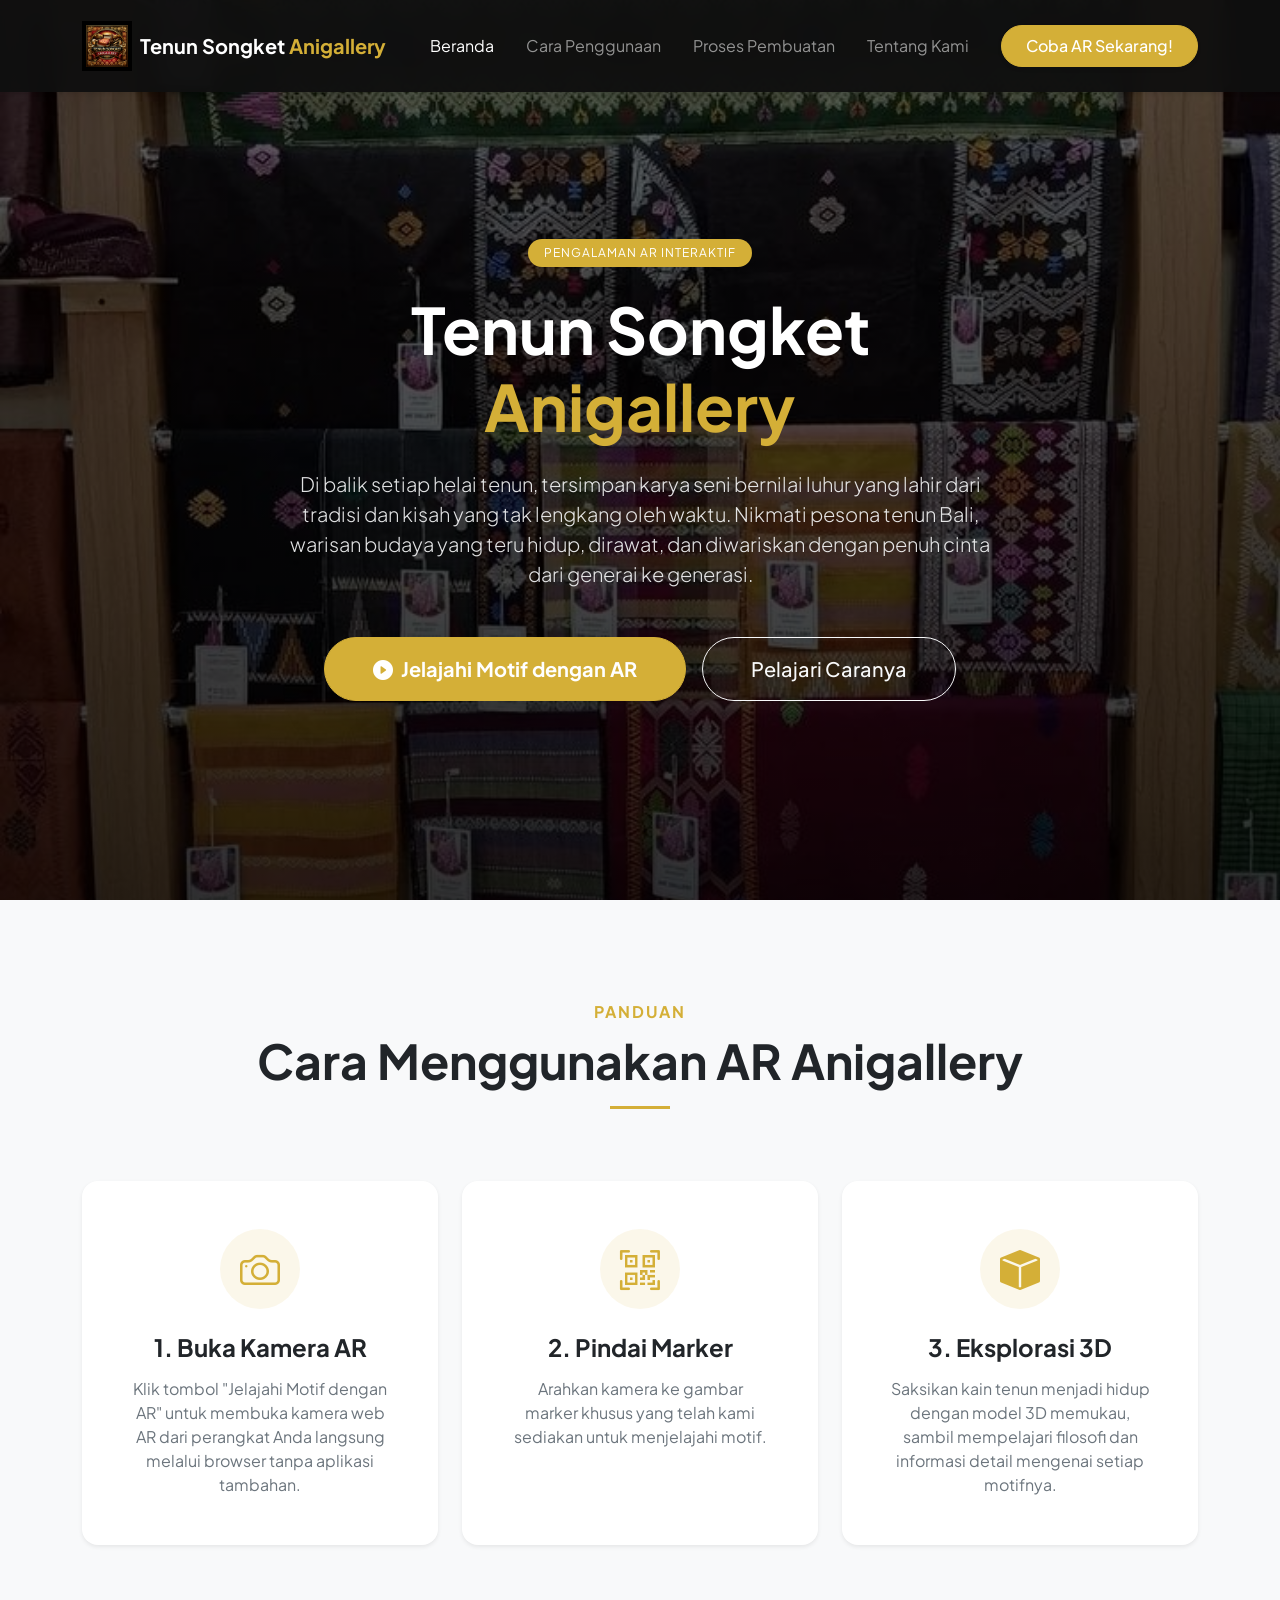
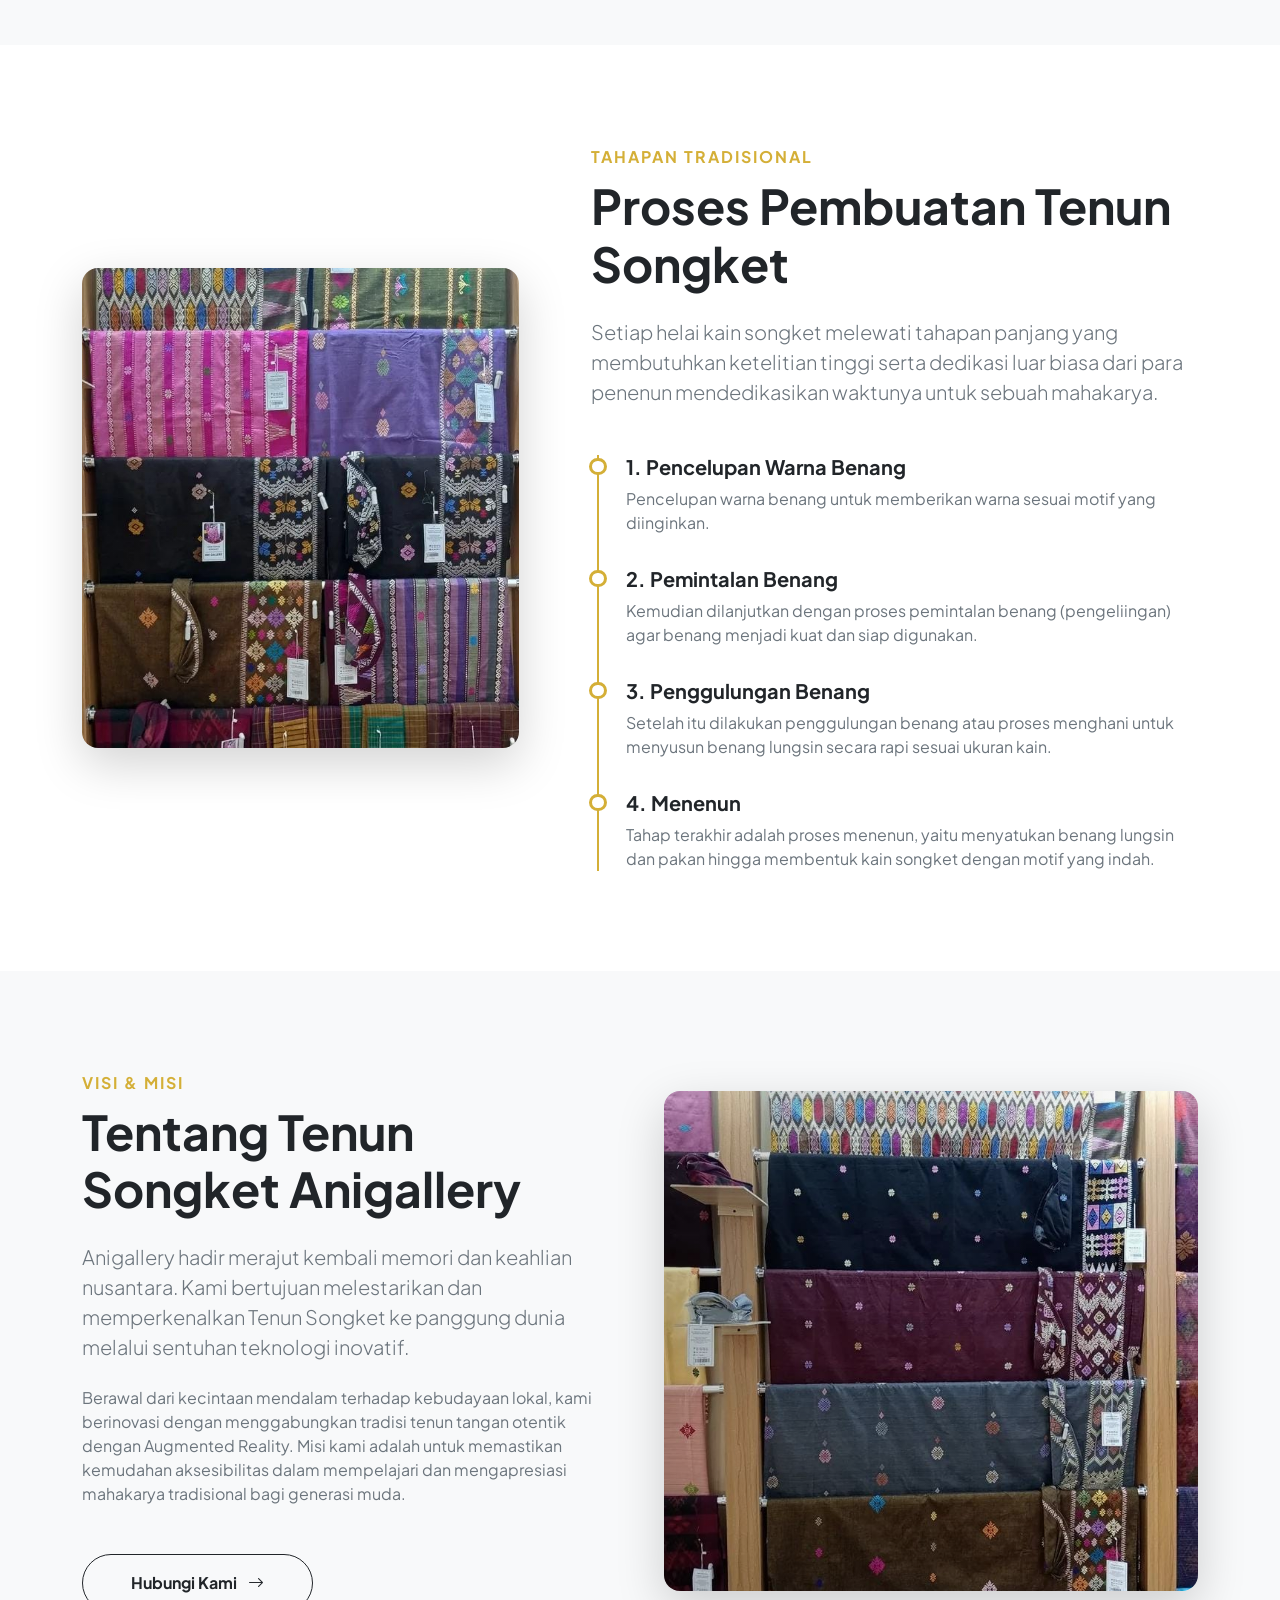
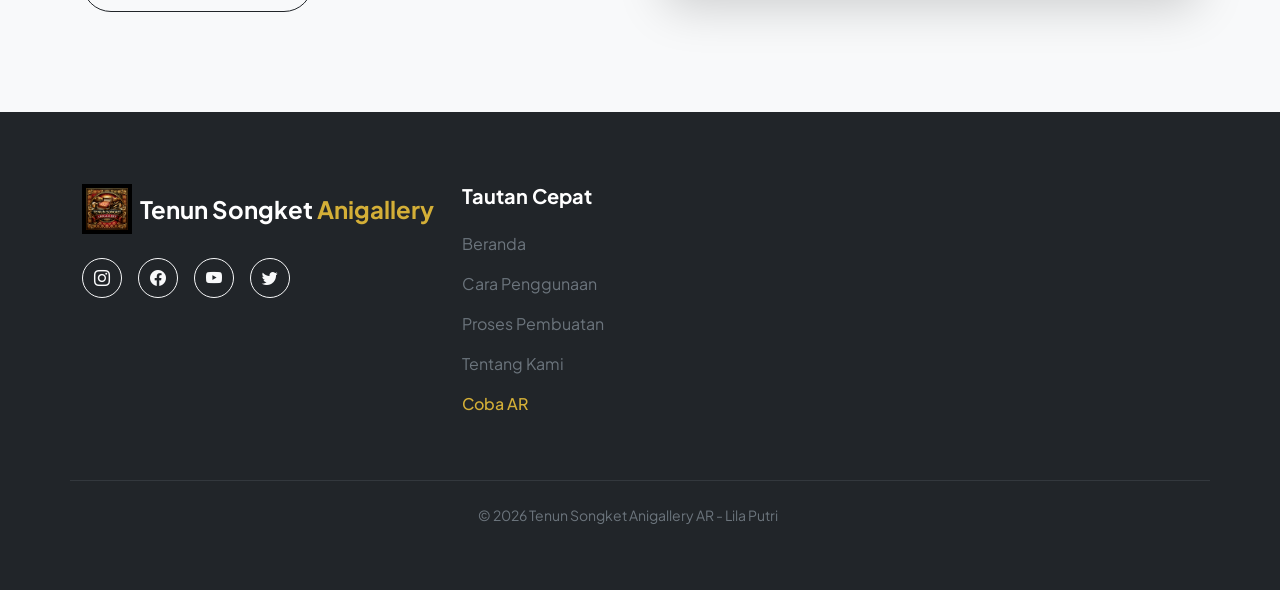
<file: index.html>
<!DOCTYPE html>
<html lang="id">

<head>
    <meta charset="UTF-8">
    <meta name="viewport" content="width=device-width, initial-scale=1.0">
    <title>Tenun Songket Anigallery - Eksplorasi AR</title>
    <link href="https://cdn.jsdelivr.net/npm/bootstrap@5.3.0/dist/css/bootstrap.min.css" rel="stylesheet">
    <link href="https://fonts.googleapis.com/css2?family=Plus+Jakarta+Sans:wght@400;500;600;700&display=swap"
        rel="stylesheet">
    <link rel="stylesheet" href="style.css">
</head>

<body>

    <nav class="navbar navbar-expand-lg navbar-dark navbar-custom fixed-top shadow-sm py-3">
        <div class="container">
            <a class="navbar-brand d-flex align-items-center" href="#home">
                <img src="asset/img/logo.png" alt="Logo" height="50" class="me-2">
                <span class="fw-bold">Tenun Songket <span class="text-gold">Anigallery</span></span>
            </a>
            <button class="navbar-toggler border-0" type="button" data-bs-toggle="collapse" data-bs-target="#navbarNav"
                aria-controls="navbarNav" aria-expanded="false" aria-label="Toggle navigation">
                <span class="navbar-toggler-icon"></span>
            </button>
            <div class="collapse navbar-collapse" id="navbarNav">
                <ul class="navbar-nav ms-auto align-items-center">
                    <li class="nav-item">
                        <a class="nav-link active px-3" aria-current="page" href="#home">Beranda</a>
                    </li>
                    <li class="nav-item">
                        <a class="nav-link px-3" href="#how-to-use-ar">Cara Penggunaan</a>
                    </li>
                    <li class="nav-item">
                        <a class="nav-link px-3" href="#proses-pembuatan">Proses Pembuatan</a>
                    </li>
                    <li class="nav-item">
                        <a class="nav-link px-3" href="#about">Tentang Kami</a>
                    </li>
                    <li class="nav-item ms-lg-3 mt-3 mt-lg-0">
                        <a class="btn bg-gold text-white px-4 py-2 rounded-pill fw-medium shadow-sm" href="ar.html">Coba
                            AR Sekarang!</a>
                    </li>
                </ul>
            </div>
        </div>
    </nav>

    <!-- Hero Section -->
    <header id="home" class="hero-custom d-flex align-items-center position-relative">
        <div class="container text-center text-white">
            <div class="row justify-content-center">
                <div class="col-lg-9 animate__animated animate__fadeInUp">
                    <span class="badge bg-gold text-white rounded-pill px-3 py-2 mb-4 fw-normal"
                        style="letter-spacing: 1px;">PENGALAMAN AR INTERAKTIF</span>
                    <h1 class="display-3 fw-bold mb-4" style="line-height: 1.2;">Tenun Songket <br><span
                            class="text-gold">Anigallery</span></h1>
                    <p class="lead mb-5 px-xl-5 text-light" style="opacity: 0.9;">Di balik setiap helai tenun, tersimpan
                        karya seni bernilai luhur yang lahir dari tradisi dan kisah yang tak lengkang oleh waktu.
                        Nikmati pesona tenun Bali, warisan budaya yang teru hidup, dirawat, dan diwariskan dengan penuh
                        cinta dari generai ke generasi.</p>
                    <div class="d-flex flex-column flex-sm-row justify-content-center gap-3">
                        <a href="ar.html"
                            class="btn btn-lg bg-gold text-white px-5 py-3 rounded-pill fw-bold animate__animated animate__pulse animate__infinite shadow-lg d-flex align-items-center justify-content-center">
                            <i class="bi bi-play-circle-fill me-2 fs-5"></i> Jelajahi Motif dengan AR
                        </a>
                        <a href="#how-to-use-ar"
                            class="btn btn-lg btn-outline-light px-5 py-3 rounded-pill fw-medium d-flex align-items-center justify-content-center">
                            Pelajari Caranya
                        </a>
                    </div>
                </div>
            </div>
        </div>
    </header>

    <!-- Cara Penggunaan AR -->
    <section id="how-to-use-ar" class="section-padding bg-light">
        <div class="container">
            <div class="text-center mb-5 animate__animated animate__fadeInUp">
                <span class="text-gold fw-bold text-uppercase" style="letter-spacing: 2px;">Panduan</span>
                <h2 class="display-5 fw-bold mt-2 mb-3">Cara Menggunakan AR Anigallery</h2>
                <div style="width: 60px; height: 3px; background-color: #d4af37; margin: 0 auto;"></div>
            </div>

            <div class="row text-center g-4 mt-4">
                <div class="col-md-4 animate__animated animate__fadeInUp animate__delay-1s">
                    <div class="card h-100 border-0 shadow-sm p-5 hover-effect rounded-4">
                        <div class="card-icon-wrapper mb-4">
                            <i class="bi bi-camera fs-1 text-gold"></i>
                        </div>
                        <h4 class="card-title fw-bold mb-3">1. Buka Kamera AR</h4>
                        <p class="card-text text-secondary">Klik tombol "Jelajahi Motif dengan AR" untuk membuka kamera
                            web AR dari perangkat Anda langsung melalui browser tanpa aplikasi tambahan.</p>
                    </div>
                </div>
                <div class="col-md-4 animate__animated animate__fadeInUp animate__delay-2s">
                    <div class="card h-100 border-0 shadow-sm p-5 hover-effect rounded-4">
                        <div class="card-icon-wrapper mb-4">
                            <i class="bi bi-qr-code-scan fs-1 text-gold"></i>
                        </div>
                        <h4 class="card-title fw-bold mb-3">2. Pindai Marker</h4>
                        <p class="card-text text-secondary">Arahkan kamera ke gambar marker khusus yang telah kami
                            sediakan untuk menjelajahi motif.</p>
                    </div>
                </div>
                <div class="col-md-4 animate__animated animate__fadeInUp animate__delay-3s">
                    <div class="card h-100 border-0 shadow-sm p-5 hover-effect rounded-4">
                        <div class="card-icon-wrapper mb-4">
                            <i class="bi bi-box-fill fs-1 text-gold"></i>
                        </div>
                        <h4 class="card-title fw-bold mb-3">3. Eksplorasi 3D</h4>
                        <p class="card-text text-secondary">Saksikan kain tenun menjadi hidup dengan model 3D memukau,
                            sambil mempelajari filosofi dan informasi detail mengenai setiap motifnya.</p>
                    </div>
                </div>
            </div>
        </div>
    </section>

    <!-- Proses Pembuatan Tenun Songket -->
    <section id="proses-pembuatan" class="section-padding">
        <div class="container">
            <div class="row align-items-center g-5">
                <div class="col-lg-5 animate__animated animate__fadeInLeft">
                    <div class="position-relative">
                        <img src="asset/img/gamabar1.jpg" class="img-fluid rounded-4 shadow-lg feature-img"
                            alt="Proses Pembuatan Tenun" style="object-fit: cover; height: 100%; min-height: 480px;">
                        <div class="position-absolute top-0 start-0 w-100 h-100 rounded-4"
                            style="background: linear-gradient(to right, rgba(0,0,0,0.1), transparent);"></div>
                    </div>
                </div>
                <div class="col-lg-7 ps-lg-5 animate__animated animate__fadeInRight">
                    <span class="text-gold fw-bold text-uppercase" style="letter-spacing: 2px;">Tahapan Tradisional</span>
                    <h2 class="display-5 fw-bold mt-2 mb-4">Proses Pembuatan Tenun Songket</h2>
                    <p class="lead text-secondary mb-5">Setiap helai kain songket melewati tahapan panjang yang membutuhkan ketelitian tinggi serta dedikasi luar biasa dari para penenun mendedikasikan waktunya untuk sebuah mahakarya.</p>

                    <div class="timeline">
                        <div class="timeline-item">
                            <h5 class="fw-bold mb-2 text-dark">1. Pencelupan Warna Benang</h5>
                            <p class="text-secondary mb-0">Pencelupan warna benang untuk memberikan warna sesuai motif yang diinginkan.</p>
                        </div>
                        <div class="timeline-item">
                            <h5 class="fw-bold mb-2 text-dark">2. Pemintalan Benang</h5>
                            <p class="text-secondary mb-0">Kemudian dilanjutkan dengan proses pemintalan benang (pengeliingan) agar benang menjadi kuat dan siap digunakan.</p>
                        </div>
                        <div class="timeline-item">
                            <h5 class="fw-bold mb-2 text-dark">3. Penggulungan Benang</h5>
                            <p class="text-secondary mb-0">Setelah itu dilakukan penggulungan benang atau proses menghani untuk menyusun benang lungsin secara rapi sesuai ukuran kain.</p>
                        </div>
                        <div class="timeline-item">
                            <h5 class="fw-bold mb-2 text-dark">4. Menenun</h5>
                            <p class="text-secondary mb-0">Tahap terakhir adalah proses menenun, yaitu menyatukan benang lungsin dan pakan hingga membentuk kain songket dengan motif yang indah.</p>
                        </div>
                    </div>
                </div>
            </div>
        </div>
    </section>

    <!-- Tentang Tenun Songket Anigallery -->
    <section id="about" class="section-padding bg-light">
        <div class="container">
            <div class="row align-items-center flex-row-reverse g-5">
                <div class="col-lg-6 animate__animated animate__fadeInRight">
                    <div class="position-relative">
                        <img src="asset/img/gambar2.jpg" class="img-fluid rounded-4 shadow-lg feature-img"
                            alt="Tentang Anigallery">
                        <div class="position-absolute top-0 start-0 w-100 h-100 rounded-4"
                            style="background: linear-gradient(to right, rgba(0,0,0,0.2), transparent);"></div>
                    </div>
                </div>
                <div class="col-lg-6 pe-lg-5 animate__animated animate__fadeInLeft">
                    <span class="text-gold fw-bold text-uppercase" style="letter-spacing: 2px;">Visi & Misi</span>
                    <h2 class="display-5 fw-bold mt-2 mb-4">Tentang Tenun Songket Anigallery</h2>
                    <p class="lead text-secondary mb-4">Anigallery hadir merajut kembali memori dan keahlian nusantara.
                        Kami bertujuan melestarikan dan memperkenalkan Tenun Songket ke panggung dunia melalui sentuhan
                        teknologi inovatif.</p>
                    <p class="text-secondary mb-5">Berawal dari kecintaan mendalam terhadap kebudayaan lokal, kami
                        berinovasi dengan menggabungkan tradisi tenun tangan otentik dengan Augmented Reality. Misi kami
                        adalah untuk memastikan kemudahan aksesibilitas dalam mempelajari dan mengapresiasi mahakarya
                        tradisional bagi generasi muda.</p>
                    <a href="#" class="btn btn-outline-dark px-5 py-3 rounded-pill fw-bold">Hubungi Kami <i
                            class="bi bi-arrow-right ms-2"></i></a>
                </div>
            </div>
        </div>
    </section>

    <!-- Footer -->
    <footer class="bg-dark text-white pt-5 pb-3">
        <div class="container pt-4">
            <div class="row mb-5 g-4">
                <div class="col-lg-4 col-md-6 mb-4 mb-md-0 pe-lg-5">
                    <a class="navbar-brand d-flex align-items-center mb-4" href="#home">
                        <img src="asset/img/logo.png" alt="Logo" height="50" class="me-2">
                        <span class="fw-bold fs-4">Tenun Songket <span class="text-gold">Anigallery</span></span>
                    </a>
                    <div class="d-flex gap-3">
                        <a href="#"
                            class="btn btn-outline-light rounded-circle d-flex align-items-center justify-content-center"
                            style="width: 40px; height: 40px;"><i class="bi bi-instagram"></i></a>
                        <a href="#"
                            class="btn btn-outline-light rounded-circle d-flex align-items-center justify-content-center"
                            style="width: 40px; height: 40px;"><i class="bi bi-facebook"></i></a>
                        <a href="#"
                            class="btn btn-outline-light rounded-circle d-flex align-items-center justify-content-center"
                            style="width: 40px; height: 40px;"><i class="bi bi-youtube"></i></a>
                        <a href="#"
                            class="btn btn-outline-light rounded-circle d-flex align-items-center justify-content-center"
                            style="width: 40px; height: 40px;"><i class="bi bi-twitter"></i></a>
                    </div>
                </div>

                <div class="col-lg-2 col-md-6 mb-4 mb-md-0">
                    <h5 class="fw-bold mb-4 text-white">Tautan Cepat</h5>
                    <ul class="list-unstyled">
                        <li class="mb-3"><a href="#home"
                                class="text-secondary text-decoration-none hover-link">Beranda</a></li>
                        <li class="mb-3"><a href="#how-to-use-ar"
                                class="text-secondary text-decoration-none hover-link">Cara Penggunaan</a></li>
                        <li class="mb-3"><a href="#proses-pembuatan"
                                class="text-secondary text-decoration-none hover-link">Proses Pembuatan</a></li>
                        <li class="mb-3"><a href="#about" class="text-secondary text-decoration-none hover-link">Tentang
                                Kami</a></li>
                        <li class="mb-3"><a href="ar.html"
                                class="text-gold text-decoration-none hover-link fw-medium">Coba AR</a></li>
                    </ul>
                </div>
                <hr class="border-secondary mt-5 mb-4">

                <div class="row align-items-center">
                    <div class="col-md-12 text-center">
                        <p class="mb-0 text-secondary small">&copy; 2026 Tenun Songket Anigallery AR - Lila Putri</p>
                    </div>
                </div>
            </div>
    </footer>

    <script src="main.js"></script>

    <script src="https://cdn.jsdelivr.net/npm/@popperjs/core@2.11.7/dist/umd/popper.min.js"></script>
    <script src="https://cdn.jsdelivr.net/npm/bootstrap@5.3.0/dist/js/bootstrap.min.js"></script>
    <link rel="stylesheet" href="https://cdn.jsdelivr.net/npm/bootstrap-icons@1.10.5/font/bootstrap-icons.css">
    <link rel="stylesheet" href="https://cdnjs.cloudflare.com/ajax/libs/animate.css/4.1.1/animate.min.css" />
</body>

</html>
</file>
<file: style.css>
@import url('https://fonts.googleapis.com/css2?family=Plus+Jakarta+Sans:wght@400;500;600;700&display=swap');

body {
    font-family: 'Plus Jakarta Sans', sans-serif;
    overflow-x: hidden;
}

html {
    font-size: 14px;
}

@media (min-width: 768px) {
    html {
        font-size: 16px;
    }
}

.hero-custom {
    min-height: 100vh;
    background: linear-gradient(rgba(0, 0, 0, 0.6), rgba(0, 0, 0, 0.8)), url('asset/img/hero.jpg') no-repeat center center/cover;
    padding-top: 80px; 
    padding-bottom: 40px;
}

.text-gold {
    color: #d4af37 !important;
}

.bg-gold {
    background-color: #d4af37 !important;
    border-color: #d4af37 !important;
}

.bg-gold:hover {
    background-color: #b5952f !important;
    border-color: #b5952f !important;
}

.hover-effect {
    transition: transform 0.3s ease, box-shadow 0.3s ease;
    border-radius: 1rem;
}

.hover-effect:hover {
    transform: translateY(-8px);
    box-shadow: 0 15px 30px rgba(0, 0, 0, 0.1) !important;
}

.hover-link {
    transition: color 0.3s ease;
}

.hover-link:hover {
    color: #d4af37 !important;
}

.card-icon-wrapper {
    width: 60px;
    height: 60px;
    border-radius: 50%;
    background-color: rgba(212, 175, 55, 0.1);
    display: flex;
    align-items: center;
    justify-content: center;
    margin: 0 auto;
}

.navbar-custom {
    background-color: rgba(15, 15, 15, 0.95) !important;
    backdrop-filter: blur(10px);
    transition: background-color 0.3s ease, padding 0.3s ease;
}

/* Feature Images */
.feature-img {
    width: 100%;
    object-fit: cover;
    height: 300px;
}

/* Section Padding Mobile First */
.section-padding {
    padding: 60px 0;
}

/* Typography overriding for mobile */
@media (max-width: 767px) {
    .display-3 {
        font-size: 2.5rem;
    }
    .display-5 {
        font-size: 2rem;
    }
    .hero-custom .lead {
        font-size: 1rem;
    }
    .btn-lg {
        padding: 10px 20px;
        font-size: 1rem;
    }
}

@media (min-width: 768px) {
    .section-padding {
        padding: 80px 0;
    }
    .feature-img {
        height: 400px;
    }
    .card-icon-wrapper {
        width: 70px;
        height: 70px;
    }
}

@media (min-width: 992px) {
    .section-padding {
        padding: 100px 0;
    }
    .feature-img {
        height: 500px;
    }
    .card-icon-wrapper {
        width: 80px;
        height: 80px;
    }
}

/* Timeline Components */
.timeline {
    position: relative;
    padding-left: 2.2rem;
    margin-top: 1.5rem;
}
.timeline::before {
    content: '';
    position: absolute;
    left: 0.35rem;
    top: 0;
    bottom: 0;
    width: 2px;
    background-color: #d4af37;
}
.timeline-item {
    position: relative;
    margin-bottom: 2rem;
}
.timeline-item::before {
    content: '';
    position: absolute;
    left: -2.3rem;
    top: 0.2rem;
    width: 1.1rem;
    height: 1.1rem;
    background-color: #fff;
    border: 3px solid #d4af37;
    border-radius: 50%;
    z-index: 1;
}
.timeline-item:last-child {
    margin-bottom: 0;
}
</file>
